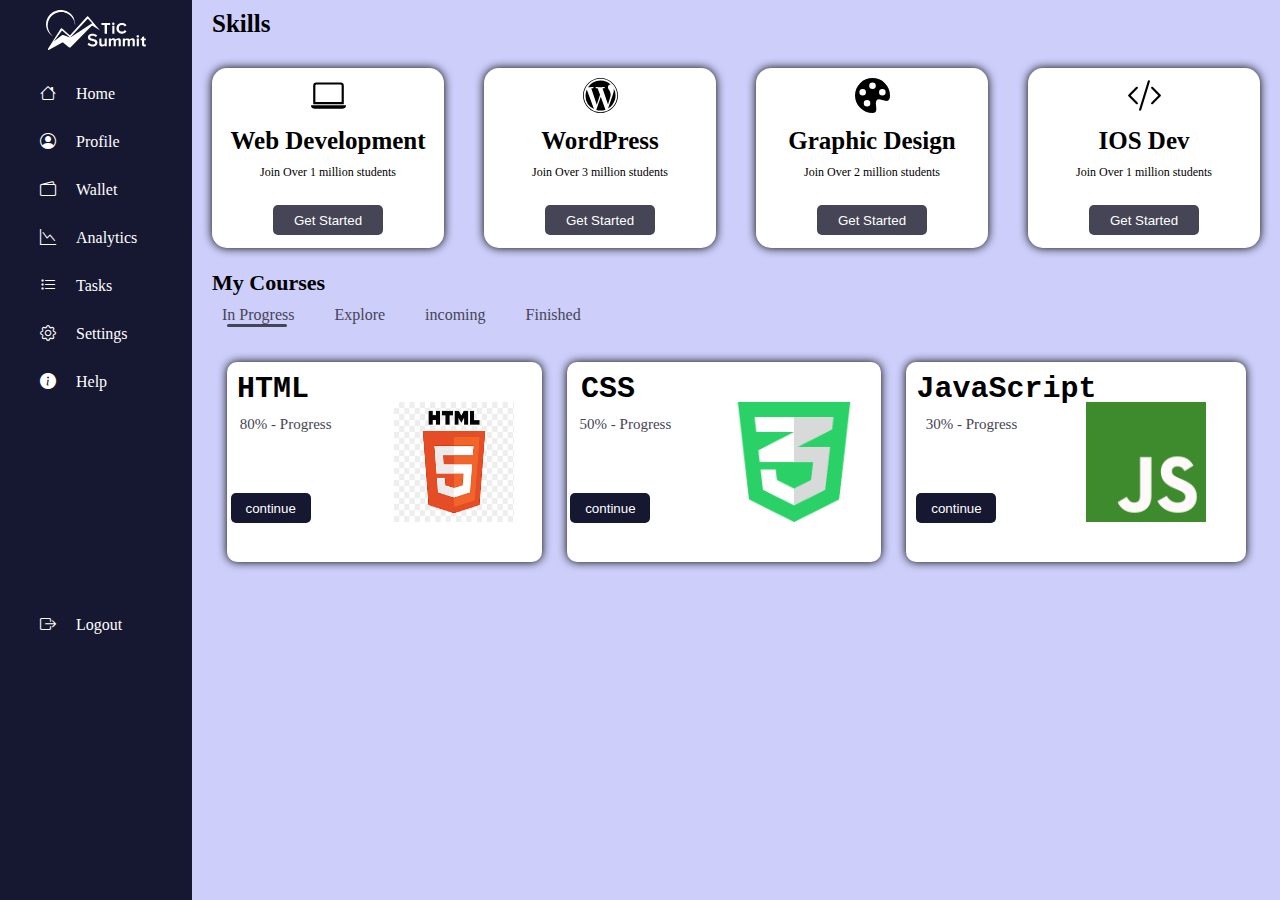
<file: work.html>
<!DOCTYPE html>
<html lang="en">
<head>
    <meta charset="UTF-8">
    <meta name="viewport" content="width=device-width, initial-scale=1.0">
    <title>TiC Summit | Dashboard</title>
    <link rel="stylesheet" href="styles/style.css">
    <link rel="stylesheet" href="https://cdn.jsdelivr.net/npm/bootstrap-icons@1.13.1/font/bootstrap-icons.min.css">
    <link rel="shortcut icon" href="assets/tic_logo.svg" type="image/x-icon">
</head>
<body>
    <!-- navbar section -->
    <div id="navLinks" class="left-nav">
        <div class="logo"><img src="assets/tic_logo.svg" alt="school logo"></div>
        <div class="links">
            <ul>
                <li><i class="bi bi-house"></i><a href="#">Home</a></li>
                <li><i class="bi bi-person-circle"></i><a href="#">Profile</a></li>
                <li><i class="bi bi-wallet2"></i><a href="#">Wallet</a></li>
                <li><i class="bi bi-graph-down"></i><a href="#">Analytics</a></li>
                <li><i class="bi bi-list-task"></i><a href="#">Tasks</a></li>
                <li><i class="bi bi-gear"></i><a href="#">Settings</a></li>
                <li><i class="bi bi-info-circle-fill"></i><a href="#">Help</a></li>
                <li class="logout"><i class="bi bi-box-arrow-right"></i><a href="#">Logout</a></li>
            </ul>
        </div>
    </div>

    <!-- end of navbar section -->

    <!-- contain section -->

        <div class="contains">

            <!-- skill section -->

            <div class="skills">
                <div class="title">Skills <div class="menu" id="menu">
                    <span></span>
                    <span></span>
                    <span></span>
                </div></div>

                <div class="contents">
                    <div class="domain">
                        <img src="assets/laptop.svg" alt="">
                        <p>Web Development</p>
                        <span>Join Over 1 million students</span>
                        <center><button onclick="date()">Get Started</button></center>
                    </div>

                    <div class="domain">
                        <img src="assets/wordpress.svg" alt="">
                        <p>WordPress</p>
                        <span>Join Over 3 million students</span>
                        <center><button onclick="date()">Get Started</button></center>
                    </div>

                    <div class="domain">
                        <img src="assets/graphic.svg" alt="">
                        <p>Graphic Design</p>
                        <span>Join Over 2 million students</span>
                        <center><button onclick="date()">Get Started</button></center>
                    </div>

                    <div class="domain">
                        <img src="assets/ios.svg" alt="">
                        <p>IOS Dev</p>
                        <span>Join Over 1 million students</span>
                        <center><button onclick="date()">Get Started</button></center>
                    </div>
                </div>
            </div>

            <!-- skill section -->

            <div class="courses">
                <div class="title">My Courses</div>
                <div class="progress">
                    <div class="level">
                        In Progress
                        <div class="underline"></div>
                    </div>

                    <div class="level">
                        Explore
                    </div>

                    <div class="level">
                        incoming
                    </div>

                    <div class="level">
                        Finished
                    </div>
                </div>
                <div class="holder">
                    <div class="lang">
                        <div class="first">
                            <h2>HTML</h2>
                            <p>80% - Progress</p>
                            <button onclick="date()">continue</button>
                        </div>
                        <div class="second">
                            <img src="assets/html.png" alt="">
                        </div>
                    </div>

                    <div class="lang">
                        <div class="first">
                            <h2>CSS</h2>
                            <p>50% - Progress</p>
                            <button onclick="date()">continue</button>
                        </div>
                        <div class="second">
                            <img src="assets/css.png" alt="">
                        </div>
                    </div>

                    <div class="lang">
                        <div class="first">
                            <h2>JavaScript</h2>
                            <p>30% - Progress</p>
                            <button onclick="date()">continue</button>
                        </div>
                        <div class="second">
                            <img src="assets/javascript.png" alt="">
                        </div>
                    </div>
                </div>
            </div>
        </div>

     <!-- end of contain section -->

    <script src="scripts/script.js"></script>

</body>
</html>
</file>
<file: styles/style.css>
@import url("https://cdn.jsdelivr.net/npm/bootstrap-icons@1.13.1/font/bootstrap-icons.min.css");

*{
    margin: 0;
    padding: 0;
    box-sizing: border-box;
}

body{
    display: flex;
    width: 100vw;
    position: fixed;
}

/* navbar ection */

.left-nav{
    width: 15%;
    height: 100vh;
    background: rgb(22, 23, 49);
    color: #fff;
}

.left-nav .logo{
    width: 100%;
    height: 45px;
    text-align: center;
    color: #fff;
    cursor: pointer;
}

.left-nav .logo img{
    width: 100px;
    height: 40px;
    margin: 10px;
}

.left-nav .links{
    margin: 10px;
    color: #fff;
    margin-top: 40px;
}

.left-nav .links ul{
    gap: 20px;
    list-style: none;
}

.left-nav .links ul li {
    cursor: pointer;
    margin: 30px;
}

.left-nav .links ul li:hover{
    color: skyblue;
    transition: .5s ease-in-out;
}

.left-nav .links ul li a{
    color: #fff;
    text-decoration: none;
    margin: 10px;
    margin-left: 20px;
}

.left-nav .links ul li a:hover{
    color: skyblue;
    transition: .5s ease-in-out;
    font-weight: bold;
}

.left-nav .links ul .logout{
    margin-top: 225px;
}

/* skill section */

.contains{
    width: 85%;
    background: rgb(205, 206, 250);
}

.contains .skills{
    width: 100%;
    height: 60px;
    color: #000;
    font-family: serif;
    font-weight: bold;
}

.contains .skills .title{
    margin: 10px;
    font-size: 25px;
    margin-left: 20px;
    justify-content: space-between;
    display: flex;
    width: 100%;
}

.contains .skills span{
    display: none;
}

.contains .skills .contents{
    display: flex;
    text-align: center;
}

.contains .skills .contents .domain{
    width: 300px;
    height: 180px;
    background: #fff;
    margin: 20px;
    border-radius: 15px;
    box-shadow: 0px 0px 10px;
    margin-left: 20px;
    text-align: center;
}

.contains .skills .contents .domain img{
    width: 35px;
    height: 35px;
    margin: 10px;
}

.contains .skills .contents .domain p{
    font-weight: bold;
    font-size: 25px;
    font-family: serif;
}

.contains .skills .contents .domain span{
    font-weight: lighter;
    display: block;
    font-size: 12px;
    margin: 10px;
    margin-top: 10px;
}

.contains .skills .contents .domain button{
    width: 110px;
    height: 30px;
    margin: 25px;
    display: block;
    align-self: center;
    border: none;
    outline: none;
    background: #454555;
    color: #fff;
    border-radius: 5px;
    font-weight: lighter;
    transition: .5s ease-in-out;
}

.contains .skills .contents .domain button:hover{
    border: 2px solid #454555;
    background: transparent;
    color: #454555;
    cursor: pointer;
    font-weight: bold;
}

/* courses section */

.courses{
    width: 100%;
    margin: 20px;
    margin-top: 200px;
}

.courses .title{
    font-size: 22px;
    margin-right: 22px;
    width: 100%;
    font-weight: bold;
}

.courses .progress{
    display: flex;
    gap: 20px;
}

.courses .progress .level{
    color: #454555;
    text-align: center;
    cursor: pointer;
    margin: 10px;
    cursor: pointer;
}

.courses .progress .level:hover{
    color: #fff;
}

.courses .progress .level .underline{
    width: 60px;
    height: 3px;
    background: #454555;
    display: block;
    border-radius: 50px;
    margin-left: 5px;
    cursor: pointer;
    transition: .5s ease-in-out;
}

.courses .progress .level .underline:hover{
    background: #fff;
    transition: .5s ease-in-out;
}

.courses .holder{
    width: 96%;
    height: 250px;
    display: flex;
    background: transparent;
    text-align: center;
    align-items: center;
}

.courses .holder .lang{
    width: 340px;
    height: 200px;
    background: #fff;
    margin: 15px;
    margin-right: 10px;
    border-radius: 10px;
    box-shadow: 0px 0px 10px;
    display: flex;
}

.courses .holder .lang .first{
    width: 50%;
    height: 100%;
    justify-content: left;
}

.courses .holder .lang .first h2{
    margin: 10px;
    margin-right: 85px;
    font-family: monospace;
    font-size: 30px;
    font-weight: bold;
}

.courses .holder .lang .first p{
    margin: 10px;
    font-size: 15px;
    font-weight: lighter;
    right: 10px;
    color: #454555;
    margin-right: 50px;
}

.courses .holder .lang .first button{
    margin-right: 70px;
    width: 80px;
    height: 30px;
    border: none;
    outline: none;
    border-radius: 5px;
    color: #fff;
    background: rgb(22, 23, 49);
    margin-top: 50px;
    cursor: pointer;
}

.courses .holder .lang .first button:hover{
    background: transparent;
    border: 2px solid rgb(22, 23, 49);
    color: rgb(22, 23, 49);
    transition: .5s ease-in-out;
    font-weight: bold;
}

.courses .holder .lang .second{
    justify-content: center;
    text-align: center;
    align-items: center;
}

.courses .holder .lang .second img{
    width: 120px;
    height: 120px;
    align-self: center;
    margin: 15px;
    margin-top: 40px;
    margin-left: 10px;
}

@media(max-width: 720px) {
    body{
        display: block;
    }

    .left-nav{
        width: 200px;
    }

    .contains{
        width: 100%;
        height: 100vh;
    }

    .contains .skills .title .menu{
        display: inline-block;
        width: 40px;
        height: 40px;
        margin-right: 50px;
    }

    .contains .skills .title .menu span{
        width: 40px;
        display: block;
        height: 4px;
        background: rgb(22, 23, 49);
        margin-top: 5px;
    }

    .contains .skills .contents .domain{
        padding: 25px;
        height: 250px;
    }

    .courses{
        margin-top: 300px;
    }

    .contents, .holder{
        overflow-x: auto;
        white-space: nowrap;
    }

    .progress .level{
        font-size: 10px;
    }
}
</file>
